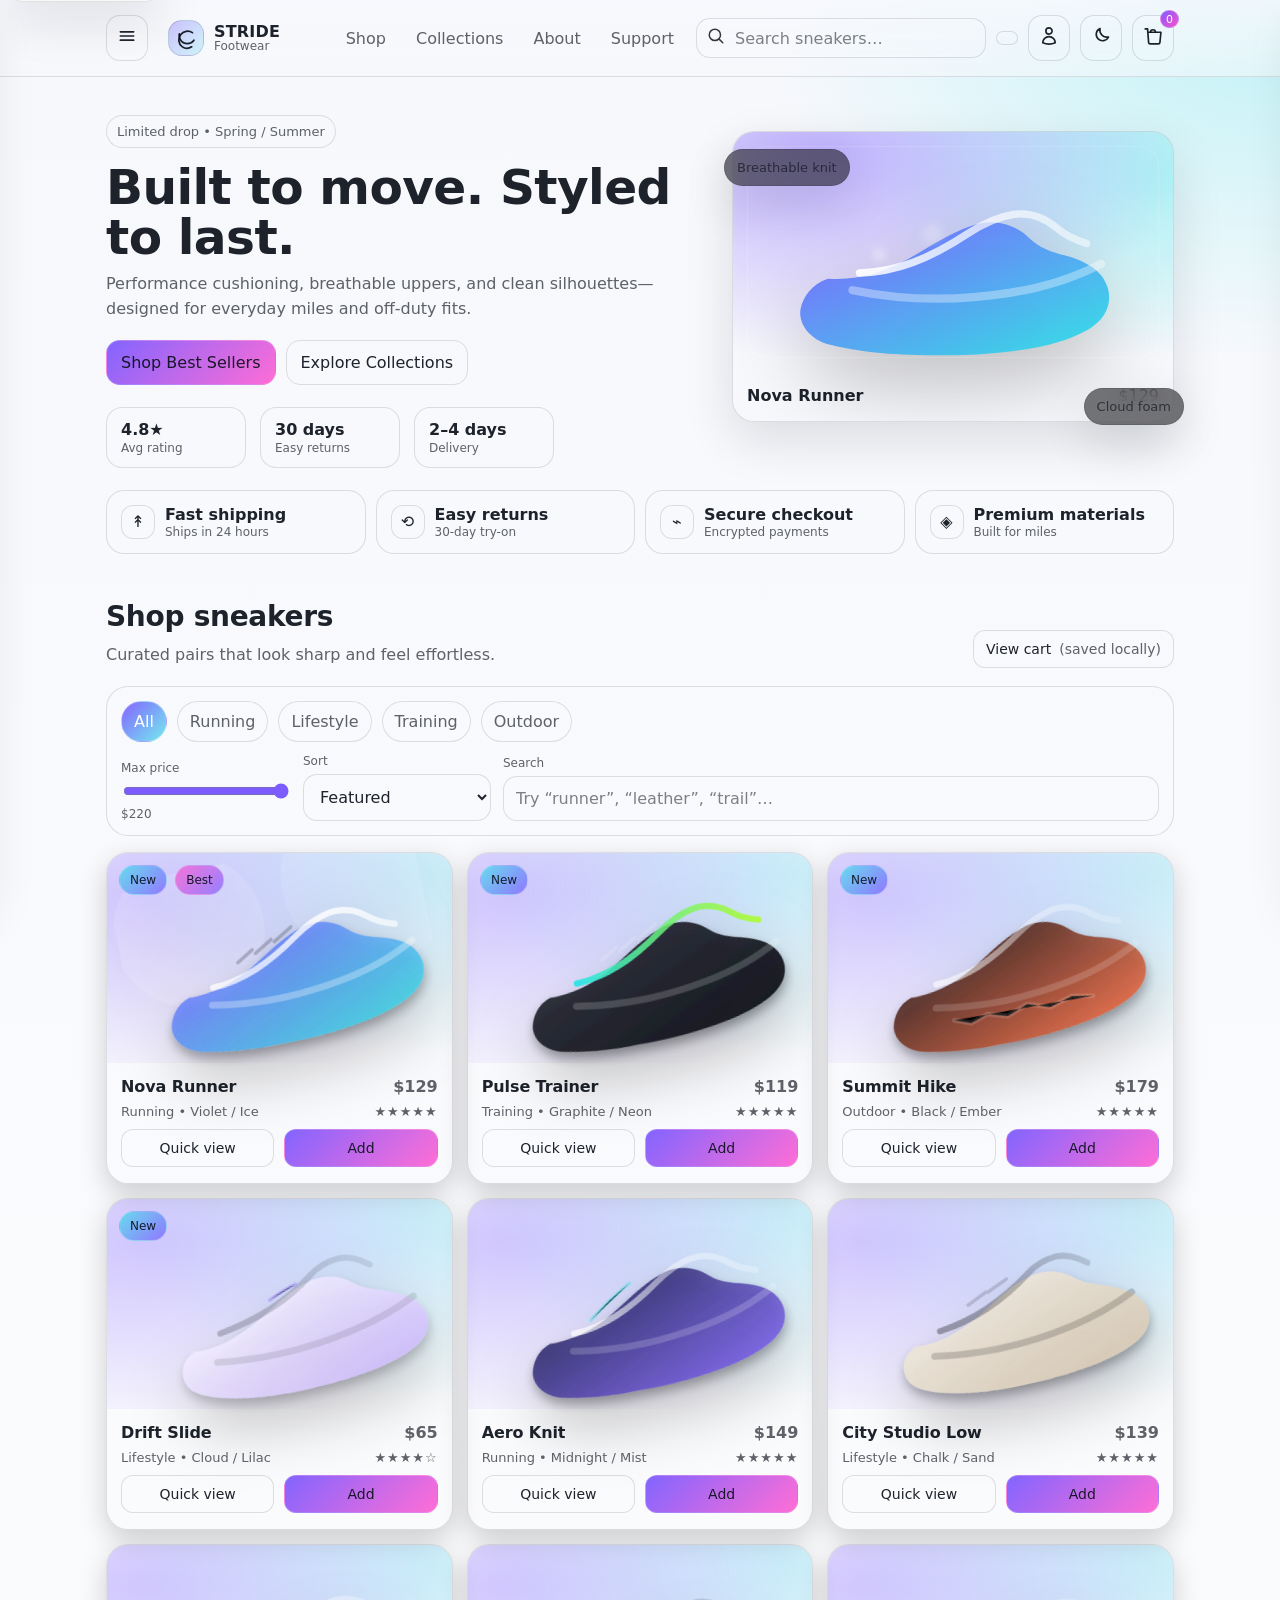
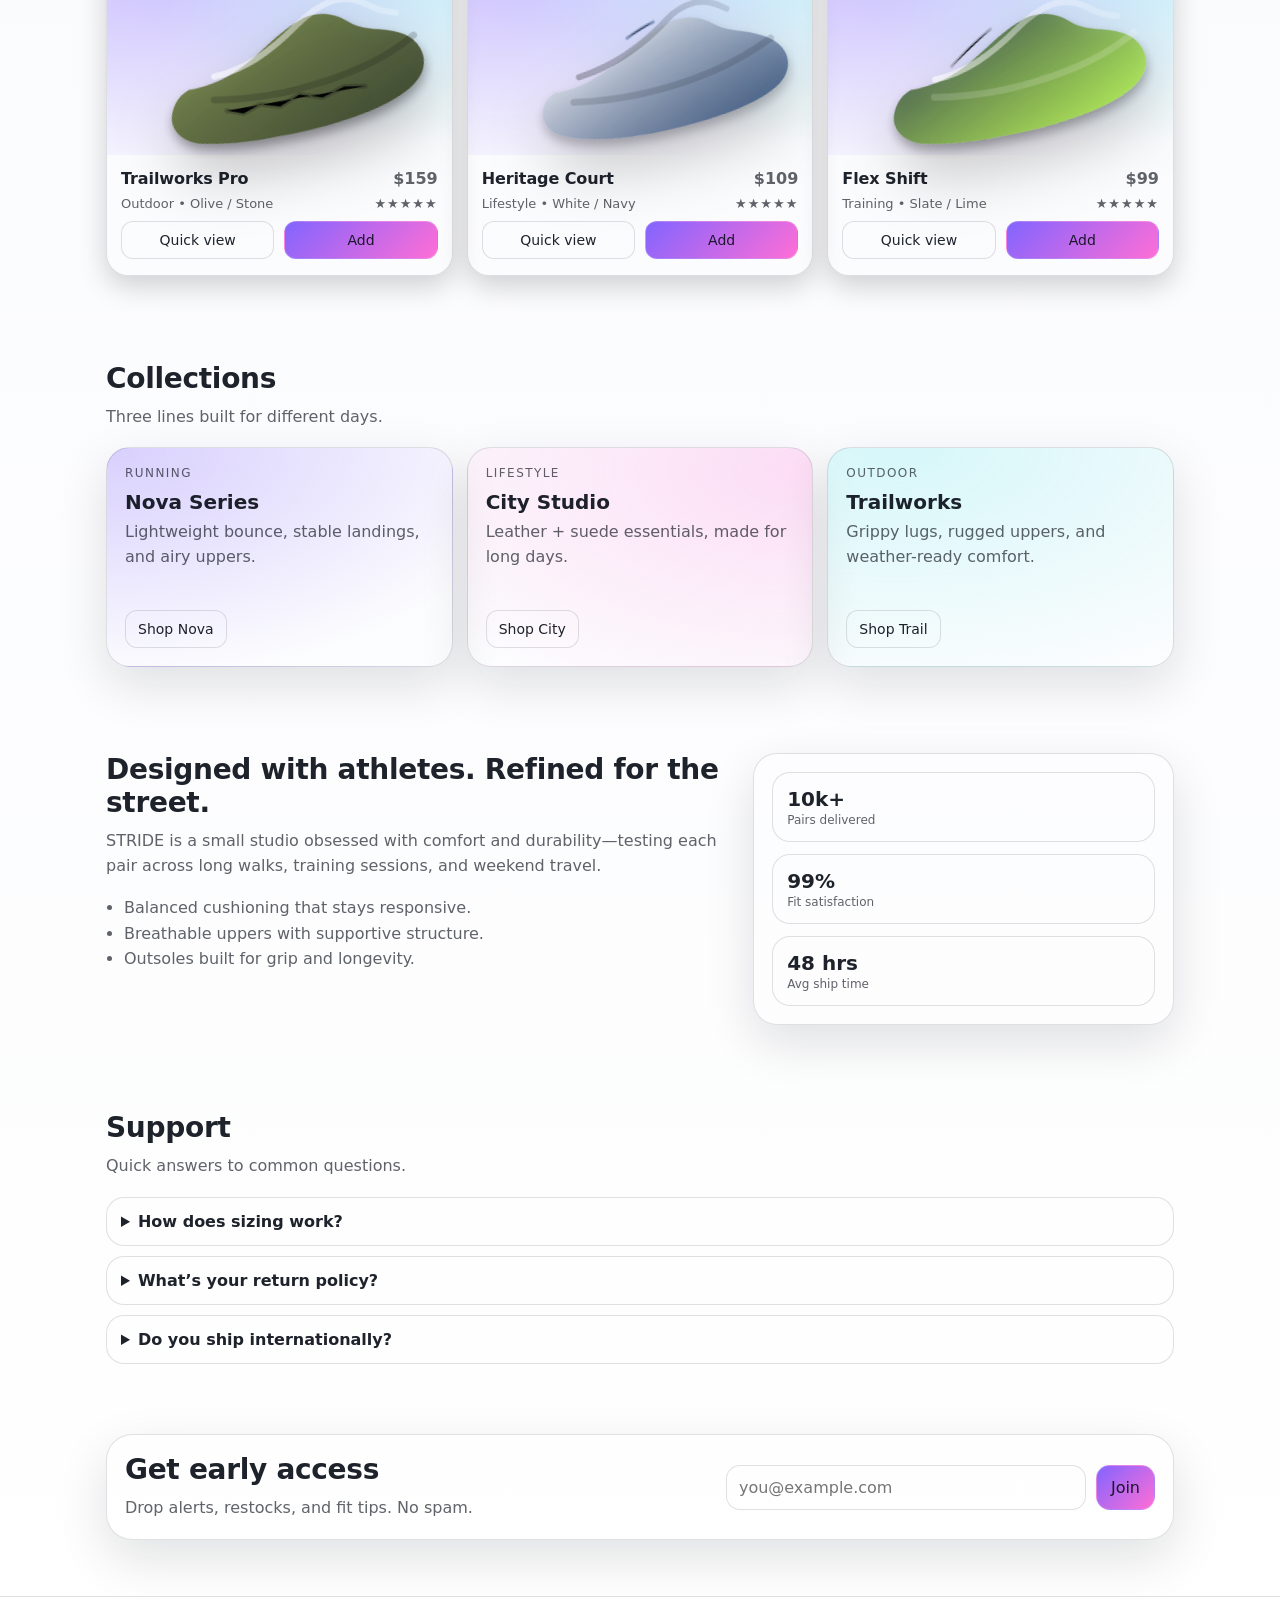
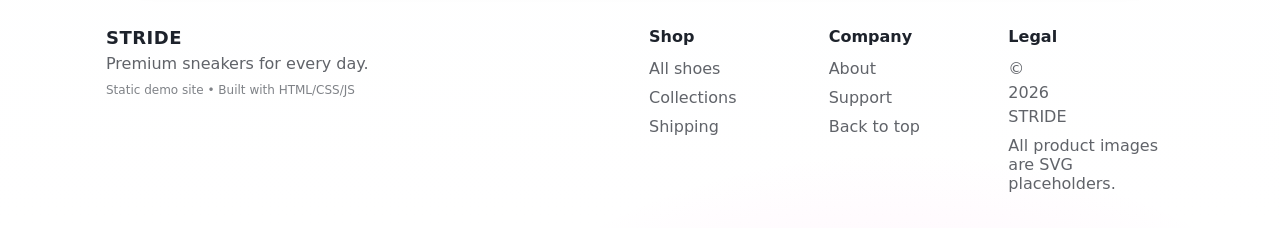
<file: backend/wwwroot/index.html>
<!doctype html>
<html lang="en">
  <head>
    <meta charset="UTF-8" />
    <meta name="viewport" content="width=device-width, initial-scale=1" />
    <meta
      name="description"
      content="STRIDE — premium performance and lifestyle sneakers. Shop best sellers, new arrivals, and limited drops."
    />
    <meta name="theme-color" content="#0b0b10" />
    <title>STRIDE Footwear</title>
    <link rel="icon" href="assets/favicon.svg" type="image/svg+xml" />
    <link rel="preload" href="css/styles.css" as="style" />
    <link rel="stylesheet" href="css/styles.css" />
  </head>

  <body>
    <a class="skip-link" href="#main">Skip to content</a>

    <header class="site-header">
      <nav class="navbar" aria-label="Primary">
        <div class="nav-left">
          <button
            class="icon-btn nav-menu-btn"
            type="button"
            aria-label="Open menu"
            aria-controls="sidebar"
            aria-expanded="false"
            data-action="open-sidebar"
          >
            <span class="icon" aria-hidden="true">
              <svg viewBox="0 0 24 24" fill="none">
                <path d="M4 7h16M4 12h16M4 17h16" stroke="currentColor" stroke-width="2" stroke-linecap="round" />
              </svg>
            </span>
          </button>

          <a class="brand" href="#top" aria-label="STRIDE home">
            <span class="brand-mark" aria-hidden="true">
              <svg viewBox="0 0 44 44" fill="none">
                <path
                  d="M33.7 12.2c-6.8-4.7-16.5-3.1-21.6 3.8C7 23.2 8.2 33 14.8 37.9c5.2 3.9 12.3 3.9 17.6.3"
                  stroke="currentColor"
                  stroke-width="3.2"
                  stroke-linecap="round"
                />
                <path
                  d="M36.5 26.1c-2.7 3.8-7.2 6.2-12.2 6.2-8.2 0-14.8-6.6-14.8-14.8 0-1 .1-2 .3-3"
                  stroke="currentColor"
                  stroke-width="3.2"
                  stroke-linecap="round"
                />
              </svg>
            </span>
            <span class="brand-text">
              <span class="brand-name">STRIDE</span>
              <span class="brand-tag">Footwear</span>
            </span>
          </a>
        </div>

        <div class="nav-center">
          <a class="nav-link" href="#shop">Shop</a>
          <a class="nav-link" href="#collections">Collections</a>
          <a class="nav-link" href="#about">About</a>
          <a class="nav-link" href="#support">Support</a>
        </div>

        <div class="nav-right">
          <form class="nav-search" role="search" aria-label="Site search">
            <label class="sr-only" for="navSearchInput">Search products</label>
            <span class="search-icon" aria-hidden="true">
              <svg viewBox="0 0 24 24" fill="none">
                <path
                  d="M10.5 18a7.5 7.5 0 1 1 0-15 7.5 7.5 0 0 1 0 15Z"
                  stroke="currentColor"
                  stroke-width="2"
                />
                <path d="M16.5 16.5 21 21" stroke="currentColor" stroke-width="2" stroke-linecap="round" />
              </svg>
            </span>
            <input
              id="navSearchInput"
              name="q"
              type="search"
              placeholder="Search sneakers…"
              autocomplete="off"
              inputmode="search"
              data-bind="query"
            />
          </form>

          <span class="auth-chip" data-bind="authChip" hidden></span>
          <button
            class="icon-btn"
            type="button"
            aria-label="Account"
            data-action="open-auth"
            title="Account"
          >
            <span class="icon" aria-hidden="true">
              <svg viewBox="0 0 24 24" fill="none">
                <path
                  d="M15.75 6a3.75 3.75 0 1 1-7.5 0 3.75 3.75 0 0 1 7.5 0Z"
                  stroke="currentColor"
                  stroke-width="2"
                  stroke-linecap="round"
                  stroke-linejoin="round"
                />
                <path
                  d="M4.501 20.118a7.5 7.5 0 0 1 14.998 0A17.933 17.933 0 0 1 12 21.75c-2.676 0-5.216-.584-7.499-1.632Z"
                  stroke="currentColor"
                  stroke-width="2"
                  stroke-linecap="round"
                  stroke-linejoin="round"
                />
              </svg>
            </span>
          </button>

          <button
            class="icon-btn"
            type="button"
            aria-label="Toggle theme"
            data-action="toggle-theme"
            title="Toggle theme"
          >
            <span class="icon" aria-hidden="true">
              <svg class="theme-icon" viewBox="0 0 24 24" fill="none">
                <path
                  d="M21 13.2A8.6 8.6 0 0 1 10.8 3a7.7 7.7 0 1 0 10.2 10.2Z"
                  stroke="currentColor"
                  stroke-width="2"
                  stroke-linejoin="round"
                />
              </svg>
            </span>
          </button>

          <button
            class="icon-btn cart-btn"
            type="button"
            aria-label="Open cart"
            aria-controls="cartDrawer"
            aria-expanded="false"
            data-action="open-cart"
            title="Cart"
          >
            <span class="icon" aria-hidden="true">
              <svg viewBox="0 0 24 24" fill="none">
                <path
                  d="M6.5 7.5h15l-1.2 12.1a2 2 0 0 1-2 1.9H8.7a2 2 0 0 1-2-1.9L5.5 3.5H2.7"
                  stroke="currentColor"
                  stroke-width="2"
                  stroke-linecap="round"
                  stroke-linejoin="round"
                />
                <path d="M9 7.5a3 3 0 0 1 6 0" stroke="currentColor" stroke-width="2" stroke-linecap="round" />
              </svg>
            </span>
            <span class="badge" aria-label="Items in cart" data-bind="cartCount">0</span>
          </button>
        </div>
      </nav>
    </header>

    <aside class="sidebar" id="sidebar" aria-label="Menu" aria-hidden="true">
      <div class="sidebar-top">
        <div class="sidebar-title">
          <span class="sidebar-brand">STRIDE</span>
          <span class="sidebar-subtitle">Navigate</span>
        </div>
        <button class="icon-btn" type="button" aria-label="Close menu" data-action="close-sidebar">
          <span class="icon" aria-hidden="true">
            <svg viewBox="0 0 24 24" fill="none">
              <path d="M6 6l12 12M18 6 6 18" stroke="currentColor" stroke-width="2" stroke-linecap="round" />
            </svg>
          </span>
        </button>
      </div>

      <div class="sidebar-content">
        <div class="sidebar-section">
          <div class="sidebar-heading">Quick Links</div>
          <a class="sidebar-link" href="#shop" data-action="close-sidebar">Shop</a>
          <a class="sidebar-link" href="#collections" data-action="close-sidebar">Collections</a>
          <a class="sidebar-link" href="#about" data-action="close-sidebar">About</a>
          <a class="sidebar-link" href="#support" data-action="close-sidebar">Support</a>
        </div>

        <div class="sidebar-section">
          <div class="sidebar-heading">Categories</div>
          <button class="pill" type="button" data-action="set-category" data-category="all">All</button>
          <button class="pill" type="button" data-action="set-category" data-category="running">Running</button>
          <button class="pill" type="button" data-action="set-category" data-category="lifestyle">Lifestyle</button>
          <button class="pill" type="button" data-action="set-category" data-category="training">Training</button>
          <button class="pill" type="button" data-action="set-category" data-category="outdoor">Outdoor</button>
        </div>

        <div class="sidebar-section">
          <div class="sidebar-heading">Perks</div>
          <ul class="checklist">
            <li>Free shipping over $75</li>
            <li>30-day easy returns</li>
            <li>Secure checkout</li>
          </ul>
        </div>
      </div>
    </aside>

    <div class="scrim" data-action="close-overlays" aria-hidden="true"></div>

    <main id="main">
      <section class="hero" id="top">
        <div class="hero-inner">
          <div class="hero-copy">
            <div class="eyebrow">Limited drop • Spring / Summer</div>
            <h1 class="hero-title">Built to move. Styled to last.</h1>
            <p class="hero-subtitle">
              Performance cushioning, breathable uppers, and clean silhouettes—designed for everyday miles and
              off-duty fits.
            </p>

            <div class="hero-cta">
              <a class="btn primary" href="#shop">Shop Best Sellers</a>
              <a class="btn ghost" href="#collections">Explore Collections</a>
            </div>

            <div class="hero-metrics" aria-label="Highlights">
              <div class="metric">
                <div class="metric-value">4.8★</div>
                <div class="metric-label">Avg rating</div>
              </div>
              <div class="metric">
                <div class="metric-value">30 days</div>
                <div class="metric-label">Easy returns</div>
              </div>
              <div class="metric">
                <div class="metric-value">2–4 days</div>
                <div class="metric-label">Delivery</div>
              </div>
            </div>
          </div>

          <div class="hero-art" aria-hidden="true">
            <div class="shoe-card">
              <div class="shoe-img" data-hero-shoe></div>
              <div class="shoe-meta">
                <div class="shoe-name">Nova Runner</div>
                <div class="shoe-price">$129</div>
              </div>
            </div>
            <div class="floating-pill">Breathable knit</div>
            <div class="floating-pill second">Cloud foam</div>
          </div>
        </div>
      </section>

      <section class="feature-bar" aria-label="Store benefits">
        <div class="feature">
          <div class="feature-icon" aria-hidden="true">↟</div>
          <div class="feature-text">
            <div class="feature-title">Fast shipping</div>
            <div class="feature-sub">Ships in 24 hours</div>
          </div>
        </div>
        <div class="feature">
          <div class="feature-icon" aria-hidden="true">⟲</div>
          <div class="feature-text">
            <div class="feature-title">Easy returns</div>
            <div class="feature-sub">30-day try-on</div>
          </div>
        </div>
        <div class="feature">
          <div class="feature-icon" aria-hidden="true">⌁</div>
          <div class="feature-text">
            <div class="feature-title">Secure checkout</div>
            <div class="feature-sub">Encrypted payments</div>
          </div>
        </div>
        <div class="feature">
          <div class="feature-icon" aria-hidden="true">◈</div>
          <div class="feature-text">
            <div class="feature-title">Premium materials</div>
            <div class="feature-sub">Built for miles</div>
          </div>
        </div>
      </section>

      <section class="section" id="shop" aria-label="Shop products">
        <div class="section-head">
          <div>
            <h2 class="section-title">Shop sneakers</h2>
            <p class="section-subtitle">Curated pairs that look sharp and feel effortless.</p>
          </div>
          <div class="section-actions">
            <button class="btn small" type="button" data-action="scroll-to-cart">
              View cart
              <span class="muted">(saved locally)</span>
            </button>
          </div>
        </div>

        <div class="shop-controls" aria-label="Filters">
          <div class="chips" role="group" aria-label="Category">
            <button class="chip is-active" type="button" data-action="set-category" data-category="all">All</button>
            <button class="chip" type="button" data-action="set-category" data-category="running">Running</button>
            <button class="chip" type="button" data-action="set-category" data-category="lifestyle">Lifestyle</button>
            <button class="chip" type="button" data-action="set-category" data-category="training">Training</button>
            <button class="chip" type="button" data-action="set-category" data-category="outdoor">Outdoor</button>
          </div>

          <div class="controls-row">
            <label class="control">
              <span class="control-label">Max price</span>
              <input type="range" min="60" max="220" step="5" value="220" data-bind="maxPrice" />
              <span class="control-value" data-bind="maxPriceLabel">$220</span>
            </label>

            <label class="control">
              <span class="control-label">Sort</span>
              <select data-bind="sort">
                <option value="featured">Featured</option>
                <option value="price_asc">Price: Low → High</option>
                <option value="price_desc">Price: High → Low</option>
                <option value="rating_desc">Rating</option>
                <option value="newest">Newest</option>
              </select>
            </label>

            <label class="control grow">
              <span class="control-label">Search</span>
              <input type="search" placeholder="Try “runner”, “leather”, “trail”…" autocomplete="off" data-bind="query" />
            </label>
          </div>
        </div>

        <div class="shop-grid" data-bind="productGrid" aria-live="polite"></div>

        <div class="empty-state" data-bind="emptyState" hidden>
          <div class="empty-title">No matches</div>
          <p class="empty-text">Try clearing filters or searching for a different style.</p>
          <button class="btn" type="button" data-action="reset-filters">Reset filters</button>
        </div>
      </section>

      <section class="section alt" id="collections" aria-label="Collections">
        <div class="section-head">
          <div>
            <h2 class="section-title">Collections</h2>
            <p class="section-subtitle">Three lines built for different days.</p>
          </div>
        </div>

        <div class="collection-grid">
          <article class="collection-card">
            <div class="collection-top">
              <div class="collection-kicker">RUNNING</div>
              <h3 class="collection-title">Nova Series</h3>
              <p class="collection-text">Lightweight bounce, stable landings, and airy uppers.</p>
            </div>
            <div class="collection-bottom">
              <button class="btn small" type="button" data-action="set-category" data-category="running">Shop Nova</button>
            </div>
          </article>

          <article class="collection-card">
            <div class="collection-top">
              <div class="collection-kicker">LIFESTYLE</div>
              <h3 class="collection-title">City Studio</h3>
              <p class="collection-text">Leather + suede essentials, made for long days.</p>
            </div>
            <div class="collection-bottom">
              <button class="btn small" type="button" data-action="set-category" data-category="lifestyle">
                Shop City
              </button>
            </div>
          </article>

          <article class="collection-card">
            <div class="collection-top">
              <div class="collection-kicker">OUTDOOR</div>
              <h3 class="collection-title">Trailworks</h3>
              <p class="collection-text">Grippy lugs, rugged uppers, and weather-ready comfort.</p>
            </div>
            <div class="collection-bottom">
              <button class="btn small" type="button" data-action="set-category" data-category="outdoor">
                Shop Trail
              </button>
            </div>
          </article>
        </div>
      </section>

      <section class="section" id="about" aria-label="About STRIDE">
        <div class="two-col">
          <div>
            <h2 class="section-title">Designed with athletes. Refined for the street.</h2>
            <p class="section-subtitle">
              STRIDE is a small studio obsessed with comfort and durability—testing each pair across long walks,
              training sessions, and weekend travel.
            </p>
            <ul class="bullet-list">
              <li>Balanced cushioning that stays responsive.</li>
              <li>Breathable uppers with supportive structure.</li>
              <li>Outsoles built for grip and longevity.</li>
            </ul>
          </div>

          <div class="about-card" aria-hidden="true">
            <div class="about-stat">
              <div class="about-stat-value">10k+</div>
              <div class="about-stat-label">Pairs delivered</div>
            </div>
            <div class="about-stat">
              <div class="about-stat-value">99%</div>
              <div class="about-stat-label">Fit satisfaction</div>
            </div>
            <div class="about-stat">
              <div class="about-stat-value">48 hrs</div>
              <div class="about-stat-label">Avg ship time</div>
            </div>
          </div>
        </div>
      </section>

      <section class="section alt" id="support" aria-label="Support">
        <div class="section-head">
          <div>
            <h2 class="section-title">Support</h2>
            <p class="section-subtitle">Quick answers to common questions.</p>
          </div>
        </div>

        <div class="faq">
          <details>
            <summary>How does sizing work?</summary>
            <p>Most pairs fit true to size. If you’re between sizes, go half up for running models.</p>
          </details>
          <details>
            <summary>What’s your return policy?</summary>
            <p>Try them for 30 days. If they’re not right, return them in original condition.</p>
          </details>
          <details>
            <summary>Do you ship internationally?</summary>
            <p>Yes—rates and timelines vary by region. Your cart shows the estimate before checkout.</p>
          </details>
        </div>
      </section>

      <section class="section newsletter" aria-label="Newsletter">
        <div class="newsletter-inner">
          <div>
            <h2 class="section-title">Get early access</h2>
            <p class="section-subtitle">Drop alerts, restocks, and fit tips. No spam.</p>
          </div>

          <form class="newsletter-form" data-action="newsletter" aria-label="Newsletter sign up">
            <label class="sr-only" for="newsletterEmail">Email</label>
            <input id="newsletterEmail" type="email" placeholder="you@example.com" autocomplete="email" required />
            <button class="btn primary" type="submit">Join</button>
          </form>
        </div>
      </section>
    </main>

    <footer class="site-footer" aria-label="Footer">
      <div class="footer-inner">
        <div class="footer-brand">
          <div class="footer-title">STRIDE</div>
          <div class="footer-sub">Premium sneakers for every day.</div>
          <div class="footer-note">Static demo site • Built with HTML/CSS/JS</div>
        </div>

        <div class="footer-cols">
          <div class="footer-col">
            <div class="footer-heading">Shop</div>
            <a href="#shop">All shoes</a>
            <a href="#collections">Collections</a>
            <a href="#support">Shipping</a>
          </div>
          <div class="footer-col">
            <div class="footer-heading">Company</div>
            <a href="#about">About</a>
            <a href="#support">Support</a>
            <a href="#top">Back to top</a>
          </div>
          <div class="footer-col">
            <div class="footer-heading">Legal</div>
            <span class="muted">© <span data-bind="year"></span> STRIDE</span>
            <span class="muted">All product images are SVG placeholders.</span>
          </div>
        </div>
      </div>
    </footer>

    <section class="drawer cart-drawer" id="cartDrawer" aria-label="Cart" aria-hidden="true">
      <div class="drawer-top">
        <div>
          <div class="drawer-title">Your cart</div>
          <div class="drawer-subtitle">Saved on this device.</div>
        </div>
        <button class="icon-btn" type="button" aria-label="Close cart" data-action="close-cart">
          <span class="icon" aria-hidden="true">
            <svg viewBox="0 0 24 24" fill="none">
              <path d="M6 6l12 12M18 6 6 18" stroke="currentColor" stroke-width="2" stroke-linecap="round" />
            </svg>
          </span>
        </button>
      </div>

      <div class="drawer-body" data-bind="cartItems" aria-live="polite"></div>

      <div class="drawer-bottom">
        <div class="totals">
          <div class="totals-row">
            <span class="muted">Subtotal</span>
            <span data-bind="cartSubtotal">$0</span>
          </div>
          <div class="totals-row">
            <span class="muted">Shipping</span>
            <span class="muted">Calculated at checkout</span>
          </div>
        </div>
        <button class="btn primary full" type="button" data-action="checkout">Checkout</button>
      </div>
    </section>

    <dialog class="modal auth-modal" data-bind="authModal" aria-label="Account">
      <form method="dialog" class="modal-inner">
        <div class="modal-top">
          <div class="modal-title">Account</div>
          <button class="icon-btn" value="cancel" aria-label="Close account">
            <span class="icon" aria-hidden="true">
              <svg viewBox="0 0 24 24" fill="none">
                <path d="M6 6l12 12M18 6 6 18" stroke="currentColor" stroke-width="2" stroke-linecap="round" />
              </svg>
            </span>
          </button>
        </div>

        <div class="modal-content auth-content">
          <div class="auth-logged-in" data-bind="authLoggedIn" hidden>
            <div class="auth-card">
              <div class="auth-heading">Signed in</div>
              <div class="muted">
                as <span class="auth-user" data-bind="authUser"></span>
              </div>
            </div>
            <div class="modal-actions">
              <button class="btn full" type="button" data-action="logout">Log out</button>
              <button class="btn primary full" type="button" data-action="close-auth">Continue shopping</button>
            </div>
          </div>

          <div class="auth-logged-out" data-bind="authLoggedOut">
            <div class="auth-tabs" role="tablist" aria-label="Authentication tabs">
              <button class="auth-tab" type="button" data-action="auth-set-mode" data-mode="login" aria-pressed="true">
                Sign in
              </button>
              <button class="auth-tab" type="button" data-action="auth-set-mode" data-mode="register" aria-pressed="false">
                Create account
              </button>
            </div>

            <div class="auth-error" data-bind="authError" hidden></div>

            <div class="auth-form" data-bind="authLoginForm">
              <div class="field">
                <label for="authIdentifier">Email or username</label>
                <input id="authIdentifier" type="text" autocomplete="username" inputmode="email" />
              </div>
              <div class="field">
                <label for="authPassword">Password</label>
                <input id="authPassword" type="password" autocomplete="current-password" />
              </div>
              <div class="modal-actions">
                <button class="btn primary full" type="button" data-action="auth-login">Sign in</button>
              </div>
            </div>

            <div class="auth-form" data-bind="authRegisterForm" hidden>
              <div class="field">
                <label for="authUsername">Username</label>
                <input id="authUsername" type="text" autocomplete="nickname" />
              </div>
              <div class="field">
                <label for="authEmail">Email</label>
                <input id="authEmail" type="email" autocomplete="email" inputmode="email" />
              </div>
              <div class="field">
                <label for="authNewPassword">Password</label>
                <input id="authNewPassword" type="password" autocomplete="new-password" />
              </div>
              <div class="modal-actions">
                <button class="btn primary full" type="button" data-action="auth-register">Create account</button>
              </div>
            </div>
          </div>
        </div>
      </form>
    </dialog>

    <dialog class="modal" data-bind="productModal" aria-label="Product details">
      <form method="dialog" class="modal-inner">
        <div class="modal-top">
          <div class="modal-title" data-bind="modalTitle">Product</div>
          <button class="icon-btn" value="cancel" aria-label="Close product">
            <span class="icon" aria-hidden="true">
              <svg viewBox="0 0 24 24" fill="none">
                <path d="M6 6l12 12M18 6 6 18" stroke="currentColor" stroke-width="2" stroke-linecap="round" />
              </svg>
            </span>
          </button>
        </div>

        <div class="modal-content">
          <div class="modal-media" data-bind="modalMedia" aria-hidden="true"></div>
          <div class="modal-details">
            <div class="modal-price-row">
              <div class="price" data-bind="modalPrice">$0</div>
              <div class="rating" data-bind="modalRating">★★★★★</div>
            </div>
            <p class="modal-desc" data-bind="modalDesc"></p>

            <div class="size-picker" aria-label="Select size">
              <div class="size-label">Size</div>
              <div class="size-grid" data-bind="sizeGrid"></div>
            </div>

            <div class="modal-actions">
              <button class="btn primary full" type="button" data-action="add-to-cart-from-modal">Add to cart</button>
              <button class="btn ghost full" type="button" data-action="copy-link">Copy link</button>
            </div>

            <div class="modal-note muted">
              Tip: Shareable links work on S3 since this is a single-page layout.
            </div>
          </div>
        </div>
      </form>
    </dialog>

    <div class="toast" role="status" aria-live="polite" aria-atomic="true" data-bind="toast" hidden></div>

    <script src="js/app.js" defer></script>
  </body>
</html>
</file>
<file: backend/wwwroot/css/styles.css>
:root {
  --bg: #0b0b10;
  --bg2: #0e0f18;
  --panel: rgba(255, 255, 255, 0.06);
  --panel2: rgba(255, 255, 255, 0.1);
  --text: rgba(255, 255, 255, 0.92);
  --muted: rgba(255, 255, 255, 0.65);
  --muted2: rgba(255, 255, 255, 0.5);
  --border: rgba(255, 255, 255, 0.12);
  --shadow: 0 18px 60px rgba(0, 0, 0, 0.35);

  --brand: #7c5cff;
  --brand2: #2de2e6;
  --accent: #ff4ecd;

  --radius: 16px;
  --radius-lg: 22px;

  --container: 1100px;
  --gap: 18px;

  --focus: 0 0 0 3px rgba(124, 92, 255, 0.35), 0 0 0 1px rgba(255, 255, 255, 0.18);
}

[data-theme="light"] {
  --bg: #f7f8fc;
  --bg2: #ffffff;
  --panel: rgba(10, 15, 25, 0.06);
  --panel2: rgba(10, 15, 25, 0.1);
  --text: rgba(10, 15, 25, 0.92);
  --muted: rgba(10, 15, 25, 0.65);
  --muted2: rgba(10, 15, 25, 0.52);
  --border: rgba(10, 15, 25, 0.12);
  --shadow: 0 18px 50px rgba(10, 15, 25, 0.12);
}

* {
  box-sizing: border-box;
}

html {
  scroll-behavior: smooth;
}

body {
  margin: 0;
  font-family: ui-sans-serif, system-ui, -apple-system, Segoe UI, Roboto, Helvetica, Arial, "Apple Color Emoji",
    "Segoe UI Emoji";
  color: var(--text);
  background: radial-gradient(1200px 800px at 15% -15%, rgba(124, 92, 255, 0.4), transparent 55%),
    radial-gradient(1000px 700px at 100% 0%, rgba(45, 226, 230, 0.28), transparent 52%),
    radial-gradient(900px 700px at 70% 110%, rgba(255, 78, 205, 0.14), transparent 60%),
    linear-gradient(180deg, var(--bg), var(--bg2));
  min-height: 100vh;
}

a {
  color: inherit;
  text-decoration: none;
}

button,
input,
select {
  font: inherit;
  color: inherit;
}

.sr-only {
  position: absolute;
  width: 1px;
  height: 1px;
  padding: 0;
  margin: -1px;
  overflow: hidden;
  clip: rect(0, 0, 0, 0);
  white-space: nowrap;
  border: 0;
}

.skip-link {
  position: absolute;
  left: 10px;
  top: 10px;
  padding: 10px 12px;
  border-radius: 12px;
  background: var(--bg2);
  border: 1px solid var(--border);
  box-shadow: var(--shadow);
  transform: translateY(-120%);
  transition: transform 160ms ease;
  z-index: 50;
}
.skip-link:focus {
  transform: translateY(0);
  outline: none;
  box-shadow: var(--focus);
}

.site-header {
  position: sticky;
  top: 0;
  z-index: 30;
  backdrop-filter: blur(12px);
  background: linear-gradient(180deg, rgba(10, 10, 14, 0.75), rgba(10, 10, 14, 0.35));
  border-bottom: 1px solid var(--border);
}

[data-theme="light"] .site-header {
  background: linear-gradient(180deg, rgba(247, 248, 252, 0.85), rgba(247, 248, 252, 0.55));
}

.navbar {
  max-width: var(--container);
  margin: 0 auto;
  padding: 12px 16px;
  display: grid;
  grid-template-columns: 1fr auto 1fr;
  align-items: center;
  gap: 12px;
}

.nav-left,
.nav-right {
  display: flex;
  align-items: center;
  gap: 10px;
}

.nav-right {
  justify-content: flex-end;
}

.brand {
  display: flex;
  align-items: center;
  gap: 10px;
  padding: 8px 10px;
  border-radius: 14px;
}
.brand:focus-visible {
  outline: none;
  box-shadow: var(--focus);
}

.brand-mark {
  width: 36px;
  height: 36px;
  border-radius: 14px;
  background: linear-gradient(135deg, rgba(124, 92, 255, 0.35), rgba(45, 226, 230, 0.2));
  border: 1px solid var(--border);
  display: grid;
  place-items: center;
}
.brand-mark svg {
  width: 24px;
  height: 24px;
}

.brand-text {
  display: grid;
  line-height: 1.1;
}
.brand-name {
  font-weight: 800;
  letter-spacing: 0.2px;
}
.brand-tag {
  font-size: 12px;
  color: var(--muted);
}

.nav-center {
  display: flex;
  justify-content: center;
  gap: 10px;
}
.nav-link {
  padding: 9px 10px;
  border-radius: 12px;
  color: var(--muted);
  transition: background 140ms ease, color 140ms ease;
}
.nav-link:hover {
  background: rgba(255, 255, 255, 0.06);
  color: var(--text);
}
.nav-link:focus-visible {
  outline: none;
  box-shadow: var(--focus);
}

.nav-search {
  display: flex;
  align-items: center;
  gap: 8px;
  padding: 8px 10px;
  border-radius: 14px;
  border: 1px solid var(--border);
  background: rgba(255, 255, 255, 0.05);
  min-width: 290px;
}

.nav-menu-btn {
  display: none;
}
.nav-search input {
  border: 0;
  outline: none;
  background: transparent;
  width: 100%;
  color: var(--text);
}
.nav-search input::placeholder {
  color: var(--muted2);
}
.nav-search:focus-within {
  box-shadow: var(--focus);
}
.search-icon svg {
  width: 18px;
  height: 18px;
  opacity: 0.9;
}

.icon-btn {
  border: 1px solid var(--border);
  background: rgba(255, 255, 255, 0.05);
  border-radius: 14px;
  padding: 10px;
  display: inline-grid;
  place-items: center;
  cursor: pointer;
  transition: transform 120ms ease, background 140ms ease;
}
.icon-btn:hover {
  background: rgba(255, 255, 255, 0.08);
}
.icon-btn:active {
  transform: translateY(1px);
}
.icon-btn:focus-visible {
  outline: none;
  box-shadow: var(--focus);
}
.icon svg {
  width: 20px;
  height: 20px;
}

.cart-btn {
  position: relative;
}
.badge {
  position: absolute;
  right: -6px;
  top: -6px;
  min-width: 18px;
  height: 18px;
  padding: 0 5px;
  border-radius: 999px;
  background: linear-gradient(135deg, var(--brand), var(--accent));
  color: white;
  font-size: 11px;
  display: grid;
  place-items: center;
  border: 1px solid rgba(255, 255, 255, 0.25);
}

.hero {
  padding: 38px 0 10px;
}
.hero-inner {
  max-width: var(--container);
  margin: 0 auto;
  padding: 0 16px;
  display: grid;
  grid-template-columns: 1.15fr 0.85fr;
  gap: 28px;
  align-items: center;
}
.eyebrow {
  display: inline-flex;
  align-items: center;
  gap: 8px;
  padding: 8px 10px;
  border-radius: 999px;
  border: 1px solid var(--border);
  background: rgba(255, 255, 255, 0.04);
  color: var(--muted);
  font-size: 13px;
}
.hero-title {
  margin: 14px 0 10px;
  font-size: clamp(34px, 3.8vw, 54px);
  letter-spacing: -0.6px;
  line-height: 1.03;
}
.hero-subtitle {
  margin: 0;
  color: var(--muted);
  font-size: 16px;
  line-height: 1.55;
  max-width: 56ch;
}

.hero-cta {
  margin-top: 18px;
  display: flex;
  flex-wrap: wrap;
  gap: 10px;
}

.btn {
  border: 1px solid var(--border);
  background: rgba(255, 255, 255, 0.05);
  padding: 12px 14px;
  border-radius: 14px;
  display: inline-flex;
  align-items: center;
  justify-content: center;
  gap: 8px;
  cursor: pointer;
  transition: transform 120ms ease, background 140ms ease, border-color 140ms ease;
  color: var(--text);
  text-decoration: none;
  user-select: none;
}
.btn:hover {
  background: rgba(255, 255, 255, 0.08);
}
.btn:active {
  transform: translateY(1px);
}
.btn:focus-visible {
  outline: none;
  box-shadow: var(--focus);
}
.btn.primary {
  background: linear-gradient(135deg, rgba(124, 92, 255, 0.95), rgba(255, 78, 205, 0.82));
  border-color: rgba(255, 255, 255, 0.18);
}
.btn.primary:hover {
  background: linear-gradient(135deg, rgba(124, 92, 255, 1), rgba(255, 78, 205, 0.95));
}
.btn.ghost {
  background: transparent;
}
.btn.small {
  padding: 10px 12px;
  border-radius: 12px;
  font-size: 14px;
}
.btn.full {
  width: 100%;
}

.muted {
  color: var(--muted);
}

.hero-metrics {
  margin-top: 22px;
  display: flex;
  gap: 14px;
  flex-wrap: wrap;
}
.metric {
  border: 1px solid var(--border);
  background: rgba(255, 255, 255, 0.04);
  border-radius: 16px;
  padding: 12px 14px;
  min-width: 140px;
}
.metric-value {
  font-weight: 800;
}
.metric-label {
  color: var(--muted);
  font-size: 12px;
  margin-top: 2px;
}

.hero-art {
  position: relative;
  min-height: 320px;
}
.shoe-card {
  border: 1px solid var(--border);
  background: rgba(255, 255, 255, 0.04);
  border-radius: var(--radius-lg);
  box-shadow: var(--shadow);
  overflow: hidden;
}
.shoe-img {
  height: 240px;
  background: radial-gradient(600px 340px at 20% 10%, rgba(124, 92, 255, 0.45), transparent 60%),
    radial-gradient(500px 300px at 100% 20%, rgba(45, 226, 230, 0.28), transparent 60%),
    linear-gradient(135deg, rgba(255, 255, 255, 0.06), rgba(255, 255, 255, 0.02));
  position: relative;
}
.shoe-img::after {
  content: "";
  position: absolute;
  inset: 14px;
  border-radius: 20px;
  border: 1px solid rgba(255, 255, 255, 0.14);
  background: url("../assets/hero-shoe.svg") center / cover no-repeat;
  filter: drop-shadow(0 28px 40px rgba(0, 0, 0, 0.25));
}
.shoe-meta {
  display: flex;
  justify-content: space-between;
  padding: 14px 14px 16px;
}
.shoe-name {
  font-weight: 700;
}
.shoe-price {
  color: var(--muted);
}
.floating-pill {
  position: absolute;
  left: -8px;
  top: 18px;
  padding: 10px 12px;
  border-radius: 999px;
  border: 1px solid var(--border);
  background: rgba(10, 10, 14, 0.55);
  backdrop-filter: blur(10px);
  box-shadow: var(--shadow);
  font-size: 13px;
  color: var(--muted);
}
.floating-pill.second {
  left: auto;
  right: -10px;
  top: auto;
  bottom: 26px;
}

.feature-bar {
  max-width: var(--container);
  margin: 12px auto 0;
  padding: 0 16px;
  display: grid;
  grid-template-columns: repeat(4, 1fr);
  gap: 10px;
}
.feature {
  border: 1px solid var(--border);
  background: rgba(255, 255, 255, 0.03);
  border-radius: 18px;
  padding: 14px;
  display: flex;
  align-items: center;
  gap: 10px;
}
.feature-icon {
  width: 34px;
  height: 34px;
  border-radius: 12px;
  display: grid;
  place-items: center;
  background: rgba(255, 255, 255, 0.06);
  border: 1px solid var(--border);
  font-size: 16px;
}
.feature-title {
  font-weight: 700;
}
.feature-sub {
  color: var(--muted);
  font-size: 12px;
  margin-top: 1px;
}

.section {
  max-width: var(--container);
  margin: 0 auto;
  padding: 46px 16px;
}
.section.alt {
  padding-top: 40px;
  padding-bottom: 40px;
}
.section-title {
  margin: 0;
  font-size: 28px;
  letter-spacing: -0.3px;
}
.section-subtitle {
  margin: 10px 0 0;
  color: var(--muted);
  max-width: 70ch;
  line-height: 1.55;
}
.section-head {
  display: flex;
  gap: 16px;
  align-items: flex-end;
  justify-content: space-between;
  flex-wrap: wrap;
  margin-bottom: 18px;
}
.section-actions {
  display: flex;
  gap: 10px;
}

.shop-controls {
  border: 1px solid var(--border);
  background: rgba(255, 255, 255, 0.03);
  border-radius: 22px;
  padding: 14px;
}
.chips {
  display: flex;
  flex-wrap: wrap;
  gap: 10px;
  margin-bottom: 12px;
}
.chip {
  border: 1px solid var(--border);
  background: rgba(255, 255, 255, 0.04);
  color: var(--muted);
  padding: 10px 12px;
  border-radius: 999px;
  cursor: pointer;
  transition: background 140ms ease, color 140ms ease, transform 120ms ease;
}
.chip:hover {
  background: rgba(255, 255, 255, 0.07);
  color: var(--text);
}
.chip:active {
  transform: translateY(1px);
}
.chip:focus-visible {
  outline: none;
  box-shadow: var(--focus);
}
.chip.is-active {
  color: white;
  border-color: rgba(255, 255, 255, 0.25);
  background: linear-gradient(135deg, rgba(124, 92, 255, 0.95), rgba(45, 226, 230, 0.65));
}

.controls-row {
  display: flex;
  flex-wrap: wrap;
  gap: 12px;
  align-items: flex-end;
}
.control {
  display: grid;
  gap: 6px;
  min-width: 170px;
}
.control.grow {
  flex: 1;
  min-width: 220px;
}
.control-label {
  font-size: 12px;
  color: var(--muted);
}
.control input[type="search"],
.control select {
  width: 100%;
  padding: 12px 12px;
  border-radius: 14px;
  border: 1px solid var(--border);
  background: rgba(255, 255, 255, 0.04);
  outline: none;
}
.control input[type="search"]::placeholder {
  color: var(--muted2);
}
.control input[type="search"]:focus,
.control select:focus,
.control input[type="range"]:focus {
  box-shadow: var(--focus);
}
.control input[type="range"] {
  accent-color: var(--brand);
}
.control-value {
  color: var(--muted);
  font-size: 12px;
}

.shop-grid {
  margin-top: 16px;
  display: grid;
  grid-template-columns: repeat(12, 1fr);
  gap: 14px;
}

.card {
  grid-column: span 4;
  border: 1px solid var(--border);
  border-radius: 22px;
  background: rgba(255, 255, 255, 0.03);
  overflow: hidden;
  box-shadow: 0 10px 28px rgba(0, 0, 0, 0.18);
  position: relative;
  display: grid;
}
.card:focus-within {
  box-shadow: var(--focus);
}
.card-media {
  height: 210px;
  background: radial-gradient(600px 340px at 10% 20%, rgba(124, 92, 255, 0.33), transparent 60%),
    radial-gradient(520px 300px at 95% 10%, rgba(45, 226, 230, 0.22), transparent 60%),
    linear-gradient(135deg, rgba(255, 255, 255, 0.05), rgba(255, 255, 255, 0.02));
  position: relative;
  display: grid;
  place-items: center;
}
.card-media img {
  width: 90%;
  max-width: 320px;
  height: auto;
  filter: drop-shadow(0 26px 30px rgba(0, 0, 0, 0.25));
  transform: rotate(-12deg);
}
.card-badges {
  position: absolute;
  left: 12px;
  top: 12px;
  display: flex;
  gap: 8px;
}
.tag {
  padding: 7px 10px;
  border-radius: 999px;
  font-size: 12px;
  border: 1px solid rgba(255, 255, 255, 0.22);
  background: rgba(10, 10, 14, 0.5);
  backdrop-filter: blur(10px);
}
.tag.hot {
  background: linear-gradient(135deg, rgba(255, 78, 205, 0.7), rgba(124, 92, 255, 0.7));
}
.tag.new {
  background: linear-gradient(135deg, rgba(45, 226, 230, 0.65), rgba(124, 92, 255, 0.75));
}

.card-body {
  padding: 14px 14px 16px;
  display: grid;
  gap: 8px;
}
.card-title-row {
  display: flex;
  align-items: baseline;
  justify-content: space-between;
  gap: 10px;
}
.card-title {
  font-weight: 800;
  letter-spacing: -0.1px;
}
.card-price {
  color: var(--muted);
  font-weight: 700;
}
.card-meta {
  display: flex;
  align-items: center;
  justify-content: space-between;
  gap: 12px;
  color: var(--muted);
  font-size: 13px;
}
.stars {
  letter-spacing: 1px;
}
.card-actions {
  display: flex;
  gap: 10px;
  margin-top: 2px;
}
.card-actions .btn {
  flex: 1;
}

.collection-grid {
  margin-top: 18px;
  display: grid;
  grid-template-columns: repeat(3, 1fr);
  gap: 14px;
}
.collection-card {
  border: 1px solid var(--border);
  background: rgba(255, 255, 255, 0.03);
  border-radius: 24px;
  padding: 18px;
  box-shadow: var(--shadow);
  display: grid;
  min-height: 220px;
}
.collection-card:nth-child(1) {
  background: radial-gradient(800px 420px at 0% 0%, rgba(124, 92, 255, 0.28), transparent 55%),
    rgba(255, 255, 255, 0.03);
}
.collection-card:nth-child(2) {
  background: radial-gradient(900px 460px at 100% 10%, rgba(255, 78, 205, 0.18), transparent 55%),
    rgba(255, 255, 255, 0.03);
}
.collection-card:nth-child(3) {
  background: radial-gradient(900px 460px at 20% 0%, rgba(45, 226, 230, 0.18), transparent 55%),
    rgba(255, 255, 255, 0.03);
}
.collection-kicker {
  color: var(--muted);
  font-size: 12px;
  letter-spacing: 0.12em;
}
.collection-title {
  margin: 10px 0 6px;
  font-size: 20px;
}
.collection-text {
  margin: 0;
  color: var(--muted);
  line-height: 1.55;
}
.collection-bottom {
  align-self: end;
  margin-top: 14px;
}

.two-col {
  display: grid;
  grid-template-columns: 1.2fr 0.8fr;
  gap: 16px;
  align-items: start;
}
.bullet-list {
  margin: 16px 0 0;
  padding-left: 18px;
  color: var(--muted);
  line-height: 1.6;
}
.about-card {
  border: 1px solid var(--border);
  background: rgba(255, 255, 255, 0.03);
  border-radius: 24px;
  padding: 18px;
  box-shadow: var(--shadow);
  display: grid;
  gap: 12px;
}
.about-stat {
  border: 1px solid var(--border);
  background: rgba(255, 255, 255, 0.04);
  border-radius: 18px;
  padding: 14px;
}
.about-stat-value {
  font-weight: 900;
  font-size: 20px;
}
.about-stat-label {
  color: var(--muted);
  margin-top: 2px;
  font-size: 12px;
}

.faq {
  margin-top: 14px;
  display: grid;
  gap: 10px;
}
details {
  border: 1px solid var(--border);
  background: rgba(255, 255, 255, 0.03);
  border-radius: 18px;
  padding: 14px 14px;
}
summary {
  cursor: pointer;
  font-weight: 700;
}
details p {
  margin: 10px 0 0;
  color: var(--muted);
  line-height: 1.55;
}

.newsletter {
  padding-top: 30px;
  padding-bottom: 56px;
}
.newsletter-inner {
  border: 1px solid var(--border);
  background: rgba(255, 255, 255, 0.03);
  border-radius: 26px;
  padding: 18px;
  box-shadow: var(--shadow);
  display: flex;
  align-items: center;
  justify-content: space-between;
  gap: 14px;
  flex-wrap: wrap;
}
.newsletter-form {
  display: flex;
  gap: 10px;
  flex-wrap: wrap;
}
.newsletter-form input {
  width: min(360px, 70vw);
  padding: 12px 12px;
  border-radius: 14px;
  border: 1px solid var(--border);
  background: rgba(255, 255, 255, 0.04);
  outline: none;
}
.newsletter-form input:focus {
  box-shadow: var(--focus);
}

.site-footer {
  border-top: 1px solid var(--border);
  background: rgba(255, 255, 255, 0.02);
}
.footer-inner {
  max-width: var(--container);
  margin: 0 auto;
  padding: 30px 16px;
  display: grid;
  grid-template-columns: 1fr 1fr;
  gap: 18px;
}
.footer-title {
  font-weight: 900;
  font-size: 18px;
  letter-spacing: 0.5px;
}
.footer-sub {
  color: var(--muted);
  margin-top: 6px;
}
.footer-note {
  color: var(--muted2);
  margin-top: 10px;
  font-size: 12px;
}
.footer-cols {
  display: grid;
  grid-template-columns: repeat(3, 1fr);
  gap: 14px;
}
.footer-heading {
  font-weight: 800;
  margin-bottom: 8px;
}
.footer-col a,
.footer-col span {
  display: block;
  color: var(--muted);
  padding: 5px 0;
}
.footer-col a:hover {
  color: var(--text);
}

.sidebar {
  position: fixed;
  top: 0;
  left: 0;
  height: 100vh;
  width: min(340px, 90vw);
  background: rgba(10, 10, 14, 0.72);
  backdrop-filter: blur(14px);
  border-right: 1px solid var(--border);
  box-shadow: var(--shadow);
  transform: translateX(-105%);
  transition: transform 180ms ease;
  z-index: 40;
  display: grid;
  grid-template-rows: auto 1fr;
}
[data-theme="light"] .sidebar {
  background: rgba(247, 248, 252, 0.86);
}
.sidebar.is-open {
  transform: translateX(0);
}
.sidebar-top {
  padding: 14px 14px 10px;
  display: flex;
  align-items: center;
  justify-content: space-between;
  gap: 10px;
  border-bottom: 1px solid var(--border);
}
.sidebar-title {
  display: grid;
}
.sidebar-brand {
  font-weight: 900;
}
.sidebar-subtitle {
  font-size: 12px;
  color: var(--muted);
  margin-top: 2px;
}
.sidebar-content {
  padding: 14px;
  overflow: auto;
  display: grid;
  gap: 16px;
}
.sidebar-section {
  border: 1px solid var(--border);
  background: rgba(255, 255, 255, 0.03);
  border-radius: 18px;
  padding: 14px;
}
.sidebar-heading {
  font-weight: 800;
  margin-bottom: 10px;
}
.sidebar-link {
  display: block;
  padding: 10px 10px;
  border-radius: 14px;
  color: var(--muted);
  border: 1px solid transparent;
}
.sidebar-link:hover {
  background: rgba(255, 255, 255, 0.06);
  color: var(--text);
  border-color: var(--border);
}
.sidebar-link:focus-visible {
  outline: none;
  box-shadow: var(--focus);
}
.pill {
  width: 100%;
  text-align: left;
  border: 1px solid var(--border);
  background: rgba(255, 255, 255, 0.04);
  padding: 10px 12px;
  border-radius: 14px;
  cursor: pointer;
  margin-top: 8px;
}
.pill:hover {
  background: rgba(255, 255, 255, 0.07);
}
.pill:focus-visible {
  outline: none;
  box-shadow: var(--focus);
}
.pill[aria-pressed="true"] {
  border-color: rgba(255, 255, 255, 0.25);
  background: linear-gradient(135deg, rgba(124, 92, 255, 0.85), rgba(45, 226, 230, 0.55));
  color: white;
}
.checklist {
  margin: 0;
  padding-left: 18px;
  color: var(--muted);
  line-height: 1.6;
}

.scrim {
  position: fixed;
  inset: 0;
  background: rgba(0, 0, 0, 0.55);
  opacity: 0;
  pointer-events: none;
  transition: opacity 180ms ease;
  z-index: 35;
}
.scrim.is-open {
  opacity: 1;
  pointer-events: auto;
}

.drawer {
  position: fixed;
  top: 0;
  right: 0;
  height: 100vh;
  width: min(380px, 92vw);
  background: rgba(10, 10, 14, 0.76);
  backdrop-filter: blur(14px);
  border-left: 1px solid var(--border);
  box-shadow: var(--shadow);
  transform: translateX(105%);
  transition: transform 180ms ease;
  z-index: 45;
  display: grid;
  grid-template-rows: auto 1fr auto;
}
[data-theme="light"] .drawer {
  background: rgba(247, 248, 252, 0.9);
}
.drawer.is-open {
  transform: translateX(0);
}
.drawer-top {
  padding: 14px;
  border-bottom: 1px solid var(--border);
  display: flex;
  justify-content: space-between;
  align-items: center;
  gap: 10px;
}
.drawer-title {
  font-weight: 900;
}
.drawer-subtitle {
  color: var(--muted);
  font-size: 12px;
  margin-top: 2px;
}
.drawer-body {
  padding: 14px;
  overflow: auto;
  display: grid;
  gap: 10px;
}
.drawer-bottom {
  border-top: 1px solid var(--border);
  padding: 14px;
  display: grid;
  gap: 12px;
}
.totals {
  border: 1px solid var(--border);
  background: rgba(255, 255, 255, 0.03);
  border-radius: 18px;
  padding: 12px;
}
.totals-row {
  display: flex;
  justify-content: space-between;
  gap: 12px;
  padding: 6px 2px;
}

.cart-item {
  border: 1px solid var(--border);
  background: rgba(255, 255, 255, 0.03);
  border-radius: 18px;
  padding: 12px;
  display: grid;
  grid-template-columns: 70px 1fr auto;
  gap: 12px;
  align-items: center;
}
.cart-item img {
  width: 70px;
  height: auto;
  transform: rotate(-12deg);
  filter: drop-shadow(0 14px 16px rgba(0, 0, 0, 0.22));
}
.cart-item-title {
  font-weight: 800;
}
.cart-item-sub {
  color: var(--muted);
  font-size: 12px;
  margin-top: 2px;
}
.qty {
  display: flex;
  align-items: center;
  gap: 6px;
}
.qty button {
  width: 36px;
  height: 36px;
  border-radius: 14px;
  border: 1px solid var(--border);
  background: rgba(255, 255, 255, 0.04);
  cursor: pointer;
}
.qty button:hover {
  background: rgba(255, 255, 255, 0.07);
}
.qty button:focus-visible {
  outline: none;
  box-shadow: var(--focus);
}
.qty .qty-value {
  min-width: 22px;
  text-align: center;
  font-weight: 800;
}

.empty-state {
  margin-top: 18px;
  border: 1px dashed var(--border);
  border-radius: 22px;
  padding: 18px;
  background: rgba(255, 255, 255, 0.02);
}
.empty-title {
  font-weight: 900;
}
.empty-text {
  color: var(--muted);
  margin: 6px 0 12px;
}

.modal {
  width: min(980px, 94vw);
  border: 1px solid var(--border);
  border-radius: 24px;
  background: rgba(10, 10, 14, 0.82);
  backdrop-filter: blur(16px);
  color: var(--text);
  box-shadow: var(--shadow);
  padding: 0;
}
[data-theme="light"] .modal {
  background: rgba(247, 248, 252, 0.92);
}
.modal::backdrop {
  background: rgba(0, 0, 0, 0.55);
}
.modal-inner {
  padding: 16px;
}
.modal-top {
  display: flex;
  justify-content: space-between;
  align-items: center;
  gap: 10px;
  padding-bottom: 12px;
  border-bottom: 1px solid var(--border);
}
.modal-title {
  font-weight: 900;
}
.modal-content {
  padding-top: 14px;
  display: grid;
  grid-template-columns: 1.05fr 0.95fr;
  gap: 14px;
}
.modal-media {
  border: 1px solid var(--border);
  border-radius: 22px;
  background: radial-gradient(700px 420px at 20% 0%, rgba(124, 92, 255, 0.26), transparent 60%),
    radial-gradient(700px 420px at 100% 20%, rgba(45, 226, 230, 0.18), transparent 60%),
    rgba(255, 255, 255, 0.03);
  display: grid;
  place-items: center;
  min-height: 320px;
}
.modal-media img {
  width: min(420px, 88%);
  height: auto;
  transform: rotate(-12deg);
  filter: drop-shadow(0 30px 35px rgba(0, 0, 0, 0.26));
}
.modal-details {
  display: grid;
  gap: 10px;
}
.modal-price-row {
  display: flex;
  align-items: baseline;
  justify-content: space-between;
  gap: 12px;
}
.price {
  font-weight: 900;
  font-size: 22px;
}
.rating {
  color: var(--muted);
  font-size: 13px;
  letter-spacing: 1px;
}
.modal-desc {
  margin: 0;
  color: var(--muted);
  line-height: 1.55;
}
.size-picker {
  border: 1px solid var(--border);
  background: rgba(255, 255, 255, 0.03);
  border-radius: 20px;
  padding: 12px;
}
.size-label {
  color: var(--muted);
  font-size: 12px;
  margin-bottom: 10px;
}
.size-grid {
  display: grid;
  grid-template-columns: repeat(6, 1fr);
  gap: 8px;
}
.size-btn {
  border-radius: 14px;
  border: 1px solid var(--border);
  background: rgba(255, 255, 255, 0.04);
  padding: 10px 0;
  cursor: pointer;
  text-align: center;
  font-weight: 800;
  font-size: 13px;
}
.size-btn:hover {
  background: rgba(255, 255, 255, 0.07);
}
.size-btn[aria-pressed="true"] {
  border-color: rgba(255, 255, 255, 0.25);
  background: linear-gradient(135deg, rgba(124, 92, 255, 0.85), rgba(45, 226, 230, 0.55));
  color: white;
}
.size-btn:focus-visible {
  outline: none;
  box-shadow: var(--focus);
}
.modal-actions {
  display: grid;
  gap: 10px;
}
.modal-note {
  font-size: 12px;
}

.auth-chip {
  display: inline-flex;
  align-items: center;
  gap: 6px;
  padding: 6px 10px;
  border-radius: 999px;
  border: 1px solid var(--border);
  background: rgba(255, 255, 255, 0.04);
  color: var(--muted);
  font-size: 12px;
  font-weight: 800;
}

.auth-modal .auth-content {
  grid-template-columns: 1fr;
}

.auth-tabs {
  display: flex;
  gap: 10px;
}

.auth-tab {
  flex: 1;
  border: 1px solid var(--border);
  background: rgba(255, 255, 255, 0.04);
  padding: 10px 12px;
  border-radius: 14px;
  cursor: pointer;
  font-weight: 900;
  text-align: center;
}

.auth-tab:hover {
  background: rgba(255, 255, 255, 0.07);
}

.auth-tab[aria-pressed="true"] {
  border-color: rgba(255, 255, 255, 0.25);
  background: linear-gradient(135deg, rgba(124, 92, 255, 0.85), rgba(45, 226, 230, 0.55));
  color: white;
}

.auth-form {
  display: grid;
  gap: 12px;
  margin-top: 12px;
}

.field {
  display: grid;
  gap: 6px;
}

.field label {
  font-size: 12px;
  color: var(--muted);
  font-weight: 800;
}

.auth-form input {
  padding: 12px 12px;
  border-radius: 14px;
  border: 1px solid var(--border);
  background: rgba(255, 255, 255, 0.04);
  outline: none;
}

.auth-form input:focus {
  box-shadow: var(--focus);
}

.auth-error {
  margin-top: 12px;
  border: 1px solid rgba(255, 78, 205, 0.35);
  background: rgba(255, 78, 205, 0.12);
  border-radius: 16px;
  padding: 10px 12px;
  color: var(--text);
  font-weight: 700;
}

.auth-card {
  border: 1px solid var(--border);
  background: rgba(255, 255, 255, 0.03);
  border-radius: 20px;
  padding: 14px;
}

.auth-heading {
  font-weight: 900;
}

.auth-user {
  font-weight: 900;
}

.toast {
  position: fixed;
  bottom: 18px;
  left: 50%;
  transform: translateX(-50%);
  z-index: 60;
  padding: 12px 14px;
  border-radius: 999px;
  border: 1px solid var(--border);
  background: rgba(10, 10, 14, 0.76);
  backdrop-filter: blur(12px);
  box-shadow: var(--shadow);
  color: var(--text);
  max-width: 92vw;
}
[data-theme="light"] .toast {
  background: rgba(247, 248, 252, 0.9);
}

.error-page {
  min-height: 100vh;
  display: grid;
  place-items: center;
  padding: 16px;
}
.error-card {
  border: 1px solid var(--border);
  background: rgba(255, 255, 255, 0.03);
  border-radius: 24px;
  padding: 22px;
  box-shadow: var(--shadow);
  text-align: center;
  width: min(520px, 92vw);
}
.error-code {
  font-weight: 900;
  font-size: 44px;
  letter-spacing: -0.6px;
}
.error-title {
  margin: 6px 0 6px;
}
.error-text {
  margin: 0 0 16px;
  color: var(--muted);
}

@media (max-width: 980px) {
  .navbar {
    grid-template-columns: 1fr auto;
  }
  .nav-center {
    display: none;
  }
  .nav-search {
    display: none;
  }
  .nav-menu-btn {
    display: inline-grid;
  }
  .hero-inner {
    grid-template-columns: 1fr;
  }
  .feature-bar {
    grid-template-columns: repeat(2, 1fr);
  }
  .two-col {
    grid-template-columns: 1fr;
  }
  .collection-grid {
    grid-template-columns: 1fr;
  }
  .card {
    grid-column: span 6;
  }
  .modal-content {
    grid-template-columns: 1fr;
  }
}

@media (max-width: 620px) {
  .feature-bar {
    grid-template-columns: 1fr;
  }
  .card {
    grid-column: span 12;
  }
  .footer-inner {
    grid-template-columns: 1fr;
  }
  .footer-cols {
    grid-template-columns: 1fr;
  }
}
</file>
